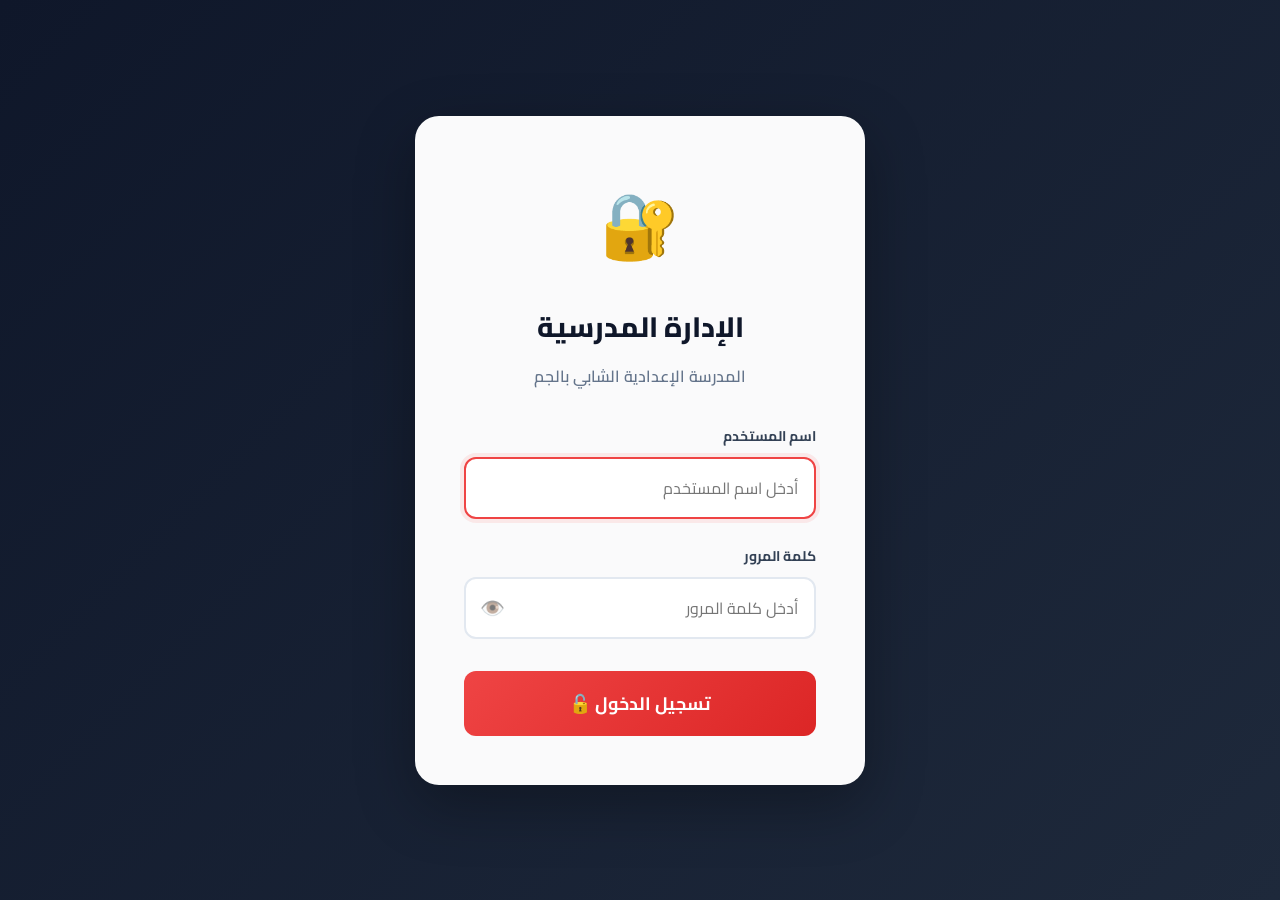
<file: add.html>
<!DOCTYPE html>
<html lang="ar" dir="rtl">

<head>
  <meta charset="UTF-8">
  <meta name="viewport" content="width=device-width, initial-scale=1.0">
  <title>إضافة إعلان جديد</title>
  <!-- Import Cairo Font -->
  <link rel="preconnect" href="https://fonts.googleapis.com">
  <link rel="preconnect" href="https://fonts.gstatic.com" crossorigin>
  <link href="https://fonts.googleapis.com/css2?family=Cairo:wght@400;600;700;800;900&display=swap" rel="stylesheet">
  <link rel="stylesheet" href="style.css">
  <script>
    // Check authentication
    if (sessionStorage.getItem('isLoggedIn') !== 'true') {
      window.location.href = 'login.html';
    }

    // Logout function
    function logout() {
      if (confirm('هل تريد حقاً تسجيل الخروج؟')) {
        sessionStorage.removeItem('isLoggedIn');
        sessionStorage.removeItem('loginTime');
        window.location.href = 'login.html';
      }
    }
  </script>
</head>

<body class="admin-body">
  <div class="admin-container">
    <div class="admin-header">
      <h1>➕ إعلان جديد</h1>
      <div style="display: flex; gap: 12px; flex-wrap: wrap;">
        <a href="index.html" class="btn-back">← الشاشة الرئيسية</a>
        <button onclick="logout()" class="btn-logout">🚪 خروج</button>
      </div>
    </div>

    <div class="form-container">
      <!-- TYPE SELECTOR -->
      <div class="type-selector">
        <h2>نوع الإعلان</h2>
        <div class="type-buttons">
          <button class="type-btn active" data-type="absent" onclick="selectType('absent')">
            <span class="type-icon">👨‍🏫</span>
            <span class="type-label">غياب أستاذ</span>
          </button>
          <button class="type-btn" data-type="devoir" onclick="selectType('devoir')">
            <span class="type-icon">📝</span>
            <span class="type-label">فرض / امتحان</span>
          </button>
          <button class="type-btn" data-type="exclusion" onclick="selectType('exclusion')">
            <span class="type-icon">⚠️</span>
            <span class="type-label">طرد تلميذ</span>
          </button>
          <button class="type-btn" data-type="other" onclick="selectType('other')">
            <span class="type-icon">📢</span>
            <span class="type-label">إعلان عام</span>
          </button>
          <button class="type-btn" data-type="flash" onclick="selectType('flash')">
            <span class="type-icon">⚡</span>
            <span class="type-label">ومضة (Flash)</span>
          </button>
          <button class="type-btn" data-type="config" onclick="selectType('config')"
            style="background: #e2e8f0; color: #475569;">
            <span class="type-icon">⚙️</span>
            <span class="type-label">إعدادات الأسبوع</span>
          </button>
        </div>
      </div>

      <!-- FORM FOR CONFIG WEEK (NEW) -->
      <form id="form-config" class="announcement-form">
        <h3>⚙️ إعدادات أسبوع الدراسة (Semaine A / B)</h3>

        <div class="info-box">
          حدد نوع الأسبوع الحالي (A أو B). سيقوم النظام بالتحديث تلقائياً كل أسبوع بناءً على هذا الإعداد.
        </div>

        <div class="form-group">
          <label>الأسبوع الحالي هو:</label>
          <div class="week-selector">
            <label class="radio-card">
              <input type="radio" name="current-week-type" value="A" checked>
              <div class="radio-content">
                <span class="radio-icon">🅰️</span>
                <span>أسبوع (أ) - Semaine A</span>
              </div>
            </label>
            <label class="radio-card">
              <input type="radio" name="current-week-type" value="B">
              <div class="radio-content">
                <span class="radio-icon">🅱️</span>
                <span>أسبوع (ب) - Semaine B</span>
              </div>
            </label>
          </div>
        </div>

        <button type="submit" class="btn-submit" style="background: #475569;">
          <span>💾</span> حفظ الإعدادات
        </button>
      </form>

      <!-- FORM FOR PROFESSEUR ABSENT -->
      <form id="form-absent" class="announcement-form active">
        <h3>تسجيل غياب مدرس</h3>

        <div class="form-group">
          <label for="absent-prof">اسم الأستاذ *</label>
          <input type="text" id="absent-prof" placeholder="مثال: الأستاذ محمد..." required>
        </div>

        <div class="form-group">
          <label for="absent-matiere">المادة *</label>
          <input type="text" id="absent-matiere" placeholder="مثال: الرياضيات" required>
        </div>

        <div class="form-row">
          <div class="form-group">
            <label for="absent-start">من تاريخ *</label>
            <input type="date" id="absent-start" required>
          </div>
          <div class="form-group">
            <label for="absent-end">إلى تاريخ *</label>
            <input type="date" id="absent-end" required>
          </div>
        </div>

        <div class="form-group">
          <label>المدة المحسوبة</label>
          <div class="calculated-period" id="calculated-period">
            اختر التواريخ لحساب المدة
          </div>
        </div>

        <div class="form-group">
          <label for="absent-classes">الأقسام المعنية *</label>
          <input type="text" id="absent-classes" placeholder="مثال: 7أ1, 8أ2..." required>
        </div>

        <div class="form-group">
          <label for="absent-notes">ملاحظات إضافية</label>
          <textarea id="absent-notes" rows="3" placeholder="أي معلومات إضافية للتلاميذ..."></textarea>
        </div>

        <button type="submit" class="btn-submit">
          <span>✓</span> نشر الإعلان
        </button>
      </form>

      <!-- FORM FOR FLASH INFO (NEW) -->
      <form id="form-flash" class="announcement-form">
        <h3>⚡ ومضة إخبارية عاجلة (Popup)</h3>

        <div class="info-box">
          سيظهر هذا الإعلان كنافذة منبثقة تغطي الشاشة لمدة محددة.
        </div>

        <!-- FLash TEMPLATES -->
        <div class="form-group"
          style="background: #f0fdf4; padding: 10px; border-radius: 8px; border: 1px dashed #22c55e;">
          <label for="flash-template" style="color: #15803d;">✨ نماذج جاهزة</label>
          <select id="flash-template" style="border-color: #86efac;">
            <option value="">-- اختر نموذجاً --</option>
            <option value="silence">🤫 صمت ! فروض</option>
            <option value="phones">📵 ممنوع الهاتف</option>
            <option value="meeting">meeting اجتماع طارئ</option>
            <option value="welcome">👋 ترحيب بالضيوف</option>
          </select>
        </div>

        <div class="form-group">
          <label for="flash-title">العنوان الرئيسي *</label>
          <input type="text" id="flash-title" placeholder="مثال: تغيير قاعة, تنبيه هام" required>
        </div>

        <div class="form-group">
          <label for="flash-message">الرسالة *</label>
          <textarea id="flash-message" rows="3" placeholder="اكتب الرسالة التي ستظهر بشكل كبير..." required
            style="font-size: 1.2rem;"></textarea>
        </div>

        <div class="form-row">
          <div class="form-group">
            <label for="flash-date">تاريخ الظهور *</label>
            <input type="date" id="flash-date" required>
          </div>
          <div class="form-group">
            <label for="flash-start">وقت البداية *</label>
            <input type="time" id="flash-start" required>
          </div>
        </div>

        <div class="form-group">
          <label for="flash-duration">مدة العرض (بالدقائق) *</label>
          <input type="number" id="flash-duration" min="1" max="60" value="5" required>
          <small style="color:#64748b">كم دقيقة سيبقى هذا الإعلان ظاهراً؟</small>
        </div>

        <button type="submit" class="btn-submit" style="background: linear-gradient(135deg, #f59e0b 0%, #d97706 100%);">
          <span>⚡</span> تفعيل الومضة
        </button>
      </form>

      <!-- FORM FOR DEVOIR -->
      <form id="form-devoir" class="announcement-form">
        <h3>موعد فرض أو امتحان</h3>

        <div class="form-group">
          <label for="devoir-type">النوع *</label>
          <select id="devoir-type" required>
            <option value="">اختر...</option>
            <option value="Contrôle">فرض مراقبة</option>
            <option value="Synthèse">فرض تأليفي</option>
            <option value="Examen">امتحان</option>
          </select>
        </div>

        <div class="form-group">
          <label for="devoir-matiere">المادة *</label>
          <input type="text" id="devoir-matiere" placeholder="مثال: العلوم الطبيعية" required>
        </div>

        <div class="form-group">
          <label for="devoir-class">القسم *</label>
          <input type="text" id="devoir-class" placeholder="مثال: 9 أساسي 3" required>
        </div>

        <div class="form-group">
          <label for="devoir-salle">القاعة *</label>
          <input type="text" id="devoir-salle" placeholder="مثال: قاعة 12" required>
        </div>

        <div class="form-group">
          <label for="devoir-date">التاريخ *</label>
          <input type="date" id="devoir-date" required>
        </div>

        <div class="form-row">
          <div class="form-group">
            <label for="devoir-start-time">من الساعة *</label>
            <input type="time" id="devoir-start-time" required>
          </div>
          <div class="form-group">
            <label for="devoir-end-time">إلى الساعة *</label>
            <input type="time" id="devoir-end-time" required>
          </div>
        </div>

        <div class="form-group">
          <label>المدة</label>
          <div class="calculated-period" id="calculated-duration">
            اختر التوقيت لحساب المدة
          </div>
        </div>

        <div class="form-group">
          <label for="devoir-notes">تعليمات خاصة</label>
          <textarea id="devoir-notes" rows="3" placeholder="مثال: إحضار الآلة الحاسبة..."></textarea>
        </div>

        <button type="submit" class="btn-submit">
          <span>✓</span> نشر الإعلان
        </button>
      </form>

      <!-- FORM FOR STUDENT EXCLUSION -->
      <form id="form-exclusion" class="announcement-form">
        <h3>طرد / إقصاء تلميذ</h3>

        <div class="form-group">
          <label for="exclusion-student">اسم التلميذ *</label>
          <input type="text" id="exclusion-student" placeholder="الاسم واللقب" required>
        </div>

        <div class="form-group">
          <label for="exclusion-class">القسم *</label>
          <input type="text" id="exclusion-class" placeholder="مثال: 8 أساسي 5" required>
        </div>

        <div class="form-group">
          <label for="exclusion-reason">سبب الطرد *</label>
          <textarea id="exclusion-reason" rows="3" placeholder="اكتب سبب الإقصاء..." required></textarea>
        </div>

        <div class="form-group">
          <label for="exclusion-type">نوع العقوبة *</label>
          <select id="exclusion-type" required onchange="toggleExclusionDates()">
            <option value="">اختر...</option>
            <option value="temporary">طرد مؤقت (بأيام)</option>
            <option value="permanent">طرد نهائي (رفت)</option>
          </select>
        </div>

        <div id="exclusion-dates" style="display: none;">
          <div class="form-row">
            <div class="form-group">
              <label for="exclusion-start">من تاريخ</label>
              <input type="date" id="exclusion-start">
            </div>
            <div class="form-group">
              <label for="exclusion-end">إلى تاريخ</label>
              <input type="date" id="exclusion-end">
            </div>
          </div>

          <div class="form-group">
            <label>المدة المحسوبة</label>
            <div class="calculated-period" id="calculated-exclusion-period">
              اختر التواريخ لحساب المدة
            </div>
          </div>
        </div>

        <div class="form-group">
          <label for="exclusion-notes">ملاحظات إدارية</label>
          <textarea id="exclusion-notes" rows="3" placeholder="معلومات للإدارة فقط..."></textarea>
        </div>

        <button type="submit" class="btn-submit">
          <span>✓</span> نشر الإعلان
        </button>
      </form>

      <!-- FORM FOR OTHER ANNOUNCEMENTS -->
      <form id="form-other" class="announcement-form">
        <h3>📢 إعلان عام / متنوع</h3>

        <!-- OTHER TEMPLATES -->
        <div class="form-group"
          style="background: #eff6ff; padding: 10px; border-radius: 8px; border: 1px dashed #3b82f6;">
          <label for="other-template" style="color: #1e40af;">✨ نماذج جاهزة</label>
          <select id="other-template" style="border-color: #93c5fd;">
            <option value="">-- اختر نموذجاً --</option>
            <option value="timing">⏰ تغيير توقيت</option>
            <option value="lost">🔑 ضياع شيء</option>
            <option value="parents">👨‍👩‍👧‍👦 اجتماع الأولياء</option>
            <option value="holiday">🏖️ عطلة مدرسية</option>
            <option value="exams">📝 مناظرة / امتحانات</option>
            <option value="congrats">🏆 تهنئة (تلميذ نجيب)</option>
            <option value="wisdom">💡 حكمة الأسبوع</option>
          </select>
        </div>

        <div class="form-group">
          <label for="other-title">عنوان الإعلان *</label>
          <input type="text" id="other-title" placeholder="مثال: اجتماع أولياء الأمور" required>
        </div>

        <div class="form-group">
          <label for="other-category">التصنيف *</label>
          <select id="other-category" required>
            <option value="">اختر...</option>
            <option value="info">معلومة</option>
            <option value="event">حدث / نشاط</option>
            <option value="urgent">عاجل</option>
            <option value="holiday">عطلة</option>
            <option value="activity">نشاط ثقافي</option>
            <option value="reminder">تذكير</option>
            <option value="director">من الإدارة</option>
          </select>
        </div>

        <div class="form-group">
          <label for="other-description">نص الإعلان *</label>
          <textarea id="other-description" rows="4" placeholder="اكتب تفاصيل الإعلان هنا..." required></textarea>
        </div>

        <div class="form-group">
          <label for="other-date">التاريخ (اختياري)</label>
          <input type="date" id="other-date">
        </div>

        <div class="form-group">
          <label for="other-time">التوقيت (اختياري)</label>
          <input type="time" id="other-time">
        </div>

        <div class="form-group">
          <label for="other-location">المكان (اختياري)</label>
          <input type="text" id="other-location" placeholder="مثال: الساحة الرئيسية">
        </div>

        <button type="submit" class="btn-submit">
          <span>✓</span> نشر الإعلان
        </button>
      </form>
    </div>

    <!-- MANAGE ANNOUNCEMENTS -->
    <div class="manage-section">
      <h2>📋 إدارة الإعلانات المنشورة</h2>
      <div id="manage-list" class="manage-list">
        <!-- Existing announcements will be listed here -->
      </div>
    </div>
  </div>

  <script src="storage.js"></script>
  <script src="form.js"></script>
</body>

</html>
</file>
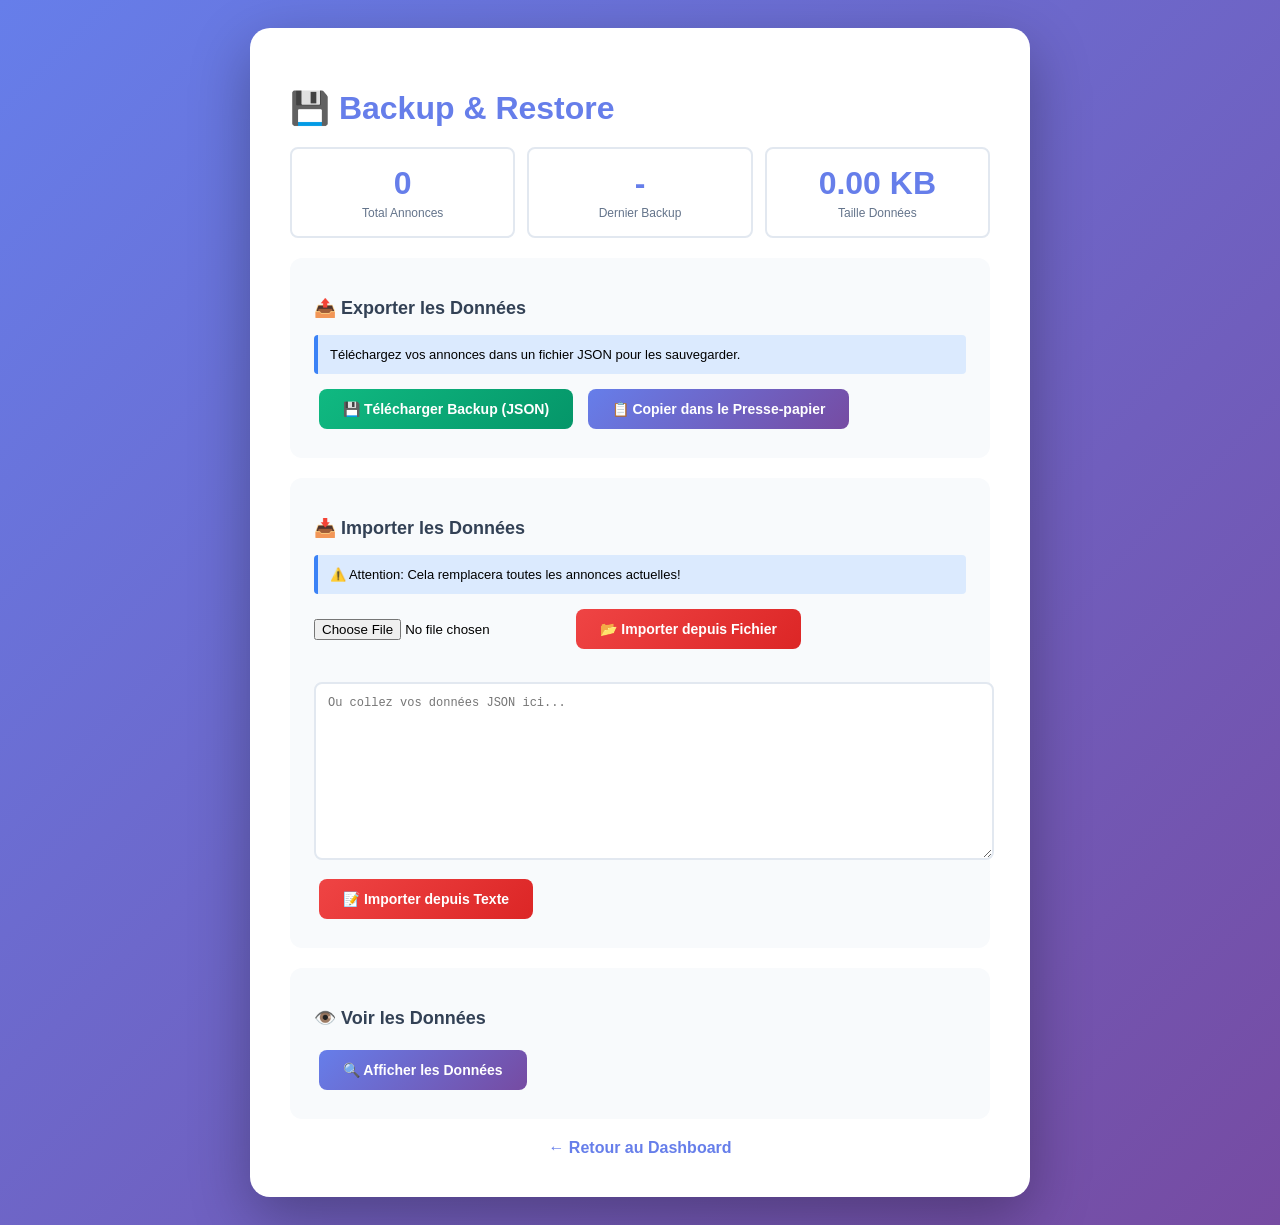
<file: backup.html>
<!DOCTYPE html>
<html lang="fr">
<head>
    <meta charset="UTF-8">
    <meta name="viewport" content="width=device-width, initial-scale=1.0">
    <title>Backup & Restore</title>
    <style>
        body {
            font-family: 'Segoe UI', Tahoma, Geneva, Verdana, sans-serif;
            background: linear-gradient(135deg, #667eea 0%, #764ba2 100%);
            min-height: 100vh;
            display: flex;
            justify-content: center;
            align-items: center;
            padding: 20px;
        }
        .container {
            background: white;
            padding: 40px;
            border-radius: 20px;
            box-shadow: 0 20px 60px rgba(0,0,0,0.3);
            max-width: 700px;
            width: 100%;
        }
        h1 {
            color: #667eea;
            margin-bottom: 20px;
        }
        .section {
            background: #f8fafc;
            padding: 24px;
            border-radius: 12px;
            margin: 20px 0;
        }
        h2 {
            color: #334155;
            font-size: 18px;
            margin-bottom: 16px;
        }
        button {
            background: linear-gradient(135deg, #667eea 0%, #764ba2 100%);
            color: white;
            border: none;
            padding: 12px 24px;
            font-size: 14px;
            font-weight: bold;
            border-radius: 8px;
            cursor: pointer;
            margin: 5px;
            transition: transform 0.2s;
        }
        button:hover {
            transform: translateY(-2px);
        }
        .success {
            background: linear-gradient(135deg, #10b981 0%, #059669 100%);
        }
        .danger {
            background: linear-gradient(135deg, #ef4444 0%, #dc2626 100%);
        }
        textarea {
            width: 100%;
            min-height: 150px;
            padding: 12px;
            border: 2px solid #e2e8f0;
            border-radius: 8px;
            font-family: 'Courier New', monospace;
            font-size: 12px;
            margin: 10px 0;
        }
        .info {
            background: #dbeafe;
            border-left: 4px solid #3b82f6;
            padding: 12px;
            margin: 10px 0;
            border-radius: 4px;
            font-size: 13px;
        }
        input[type="file"] {
            margin: 10px 0;
        }
        .stats {
            display: grid;
            grid-template-columns: repeat(3, 1fr);
            gap: 12px;
            margin: 20px 0;
        }
        .stat-card {
            background: white;
            padding: 16px;
            border-radius: 8px;
            text-align: center;
            border: 2px solid #e2e8f0;
        }
        .stat-number {
            font-size: 32px;
            font-weight: bold;
            color: #667eea;
        }
        .stat-label {
            font-size: 12px;
            color: #64748b;
            margin-top: 4px;
        }
    </style>
</head>
<body>
    <div class="container">
        <h1>💾 Backup & Restore</h1>
        
        <div class="stats">
            <div class="stat-card">
                <div class="stat-number" id="total-count">0</div>
                <div class="stat-label">Total Annonces</div>
            </div>
            <div class="stat-card">
                <div class="stat-number" id="last-backup">-</div>
                <div class="stat-label">Dernier Backup</div>
            </div>
            <div class="stat-card">
                <div class="stat-number" id="data-size">0 KB</div>
                <div class="stat-label">Taille Données</div>
            </div>
        </div>

        <!-- EXPORT -->
        <div class="section">
            <h2>📤 Exporter les Données</h2>
            <div class="info">
                Téléchargez vos annonces dans un fichier JSON pour les sauvegarder.
            </div>
            <button onclick="exportData()" class="success">
                💾 Télécharger Backup (JSON)
            </button>
            <button onclick="copyToClipboard()">
                📋 Copier dans le Presse-papier
            </button>
        </div>

        <!-- IMPORT -->
        <div class="section">
            <h2>📥 Importer les Données</h2>
            <div class="info">
                ⚠️ Attention: Cela remplacera toutes les annonces actuelles!
            </div>
            <input type="file" id="fileInput" accept=".json">
            <button onclick="importFromFile()" class="danger">
                📂 Importer depuis Fichier
            </button>
            <br><br>
            <textarea id="importData" placeholder="Ou collez vos données JSON ici..."></textarea>
            <button onclick="importFromText()" class="danger">
                📝 Importer depuis Texte
            </button>
        </div>

        <!-- VIEW DATA -->
        <div class="section">
            <h2>👁️ Voir les Données</h2>
            <button onclick="viewData()">🔍 Afficher les Données</button>
            <textarea id="dataView" readonly style="display:none;"></textarea>
        </div>

        <div style="text-align: center; margin-top: 20px;">
            <a href="add.html" style="color: #667eea; text-decoration: none; font-weight: 600;">← Retour au Dashboard</a>
        </div>
    </div>

    <script>
        // Update stats on load
        updateStats();

        function updateStats() {
            const announcements = JSON.parse(localStorage.getItem('announcements')) || [];
            const dataStr = JSON.stringify(announcements);
            const sizeKB = (new Blob([dataStr]).size / 1024).toFixed(2);
            
            document.getElementById('total-count').textContent = announcements.length;
            document.getElementById('data-size').textContent = sizeKB + ' KB';
            
            const lastBackup = localStorage.getItem('lastBackup');
            if (lastBackup) {
                const date = new Date(lastBackup);
                document.getElementById('last-backup').textContent = date.toLocaleDateString('fr-FR');
            }
        }

        function exportData() {
            const announcements = JSON.parse(localStorage.getItem('announcements')) || [];
            const dataStr = JSON.stringify(announcements, null, 2);
            const blob = new Blob([dataStr], { type: 'application/json' });
            const url = URL.createObjectURL(blob);
            const a = document.createElement('a');
            const date = new Date().toISOString().split('T')[0];
            a.href = url;
            a.download = `announcements-backup-${date}.json`;
            a.click();
            URL.revokeObjectURL(url);
            
            localStorage.setItem('lastBackup', new Date().toISOString());
            updateStats();
            alert('✅ Backup téléchargé avec succès!');
        }

        function copyToClipboard() {
            const announcements = JSON.parse(localStorage.getItem('announcements')) || [];
            const dataStr = JSON.stringify(announcements, null, 2);
            navigator.clipboard.writeText(dataStr).then(() => {
                alert('✅ Données copiées dans le presse-papier!');
            });
        }

        function importFromFile() {
            const fileInput = document.getElementById('fileInput');
            const file = fileInput.files[0];
            
            if (!file) {
                alert('⚠️ Veuillez sélectionner un fichier!');
                return;
            }

            if (!confirm('⚠️ ATTENTION: Cela remplacera toutes les annonces actuelles! Continuer?')) {
                return;
            }

            const reader = new FileReader();
            reader.onload = function(e) {
                try {
                    const data = JSON.parse(e.target.result);
                    localStorage.setItem('announcements', JSON.stringify(data));
                    updateStats();
                    alert(`✅ ${data.length} annonce(s) importée(s) avec succès!`);
                    window.location.reload();
                } catch (error) {
                    alert('❌ Erreur: Fichier JSON invalide!');
                }
            };
            reader.readAsText(file);
        }

        function importFromText() {
            const text = document.getElementById('importData').value.trim();
            
            if (!text) {
                alert('⚠️ Veuillez coller des données JSON!');
                return;
            }

            if (!confirm('⚠️ ATTENTION: Cela remplacera toutes les annonces actuelles! Continuer?')) {
                return;
            }

            try {
                const data = JSON.parse(text);
                localStorage.setItem('announcements', JSON.stringify(data));
                updateStats();
                alert(`✅ ${data.length} annonce(s) importée(s) avec succès!`);
                window.location.reload();
            } catch (error) {
                alert('❌ Erreur: JSON invalide!');
            }
        }

        function viewData() {
            const dataView = document.getElementById('dataView');
            const announcements = JSON.parse(localStorage.getItem('announcements')) || [];
            dataView.value = JSON.stringify(announcements, null, 2);
            dataView.style.display = dataView.style.display === 'none' ? 'block' : 'none';
        }
    </script>
</body>
</html>
</file>
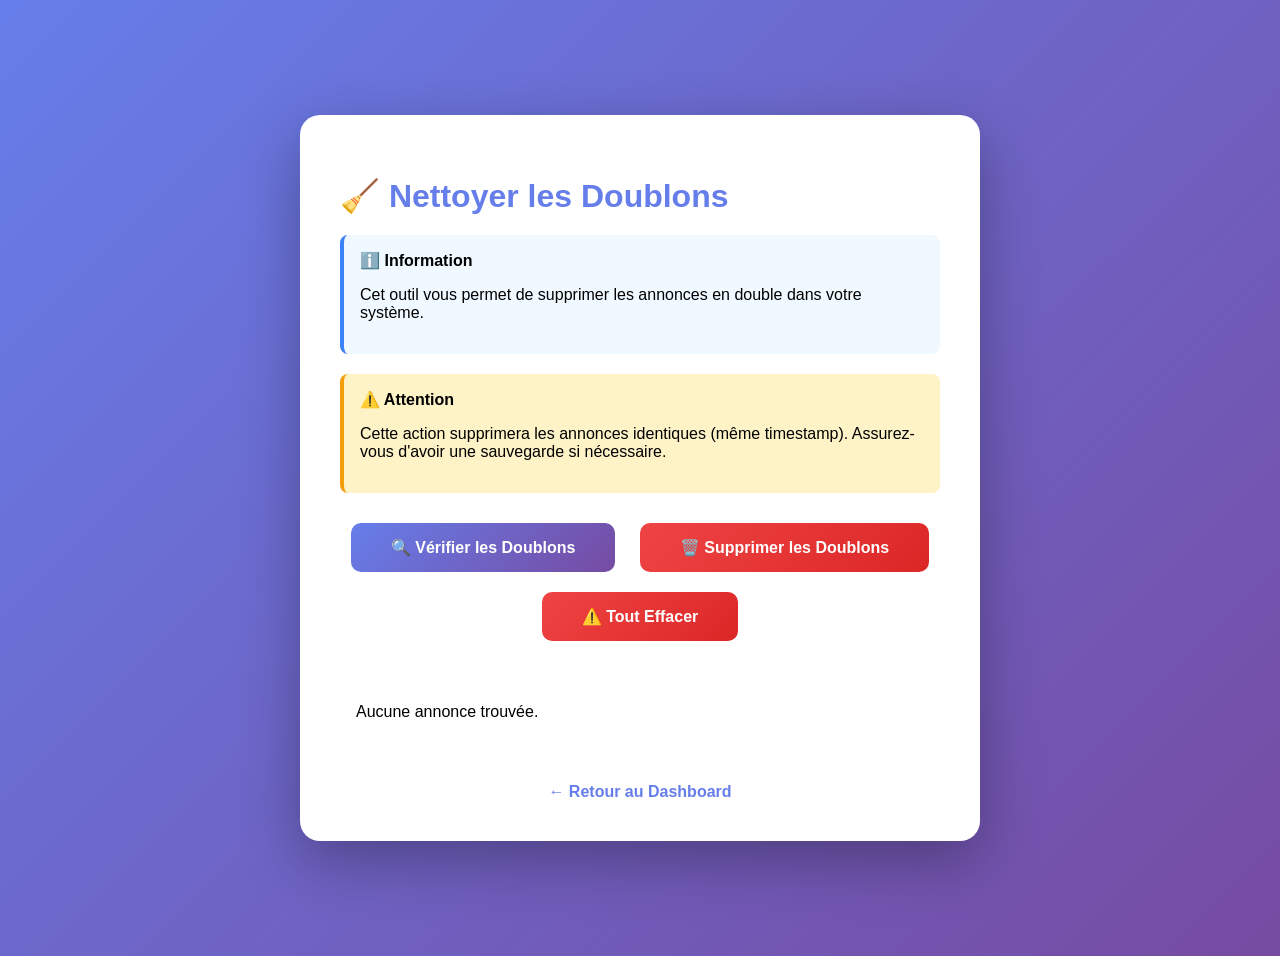
<file: cleanup.html>
<!DOCTYPE html>
<html lang="fr">

<head>
    <meta charset="UTF-8">
    <meta name="viewport" content="width=device-width, initial-scale=1.0">
    <title>Nettoyer les Doublons</title>
    <style>
        body {
            font-family: 'Segoe UI', Tahoma, Geneva, Verdana, sans-serif;
            background: linear-gradient(135deg, #667eea 0%, #764ba2 100%);
            min-height: 100vh;
            display: flex;
            justify-content: center;
            align-items: center;
            padding: 20px;
        }

        .container {
            background: white;
            padding: 40px;
            border-radius: 20px;
            box-shadow: 0 20px 60px rgba(0, 0, 0, 0.3);
            max-width: 600px;
            width: 100%;
        }

        h1 {
            color: #667eea;
            margin-bottom: 20px;
        }

        .info {
            background: #f0f9ff;
            border-left: 4px solid #3b82f6;
            padding: 16px;
            margin: 20px 0;
            border-radius: 8px;
        }

        .warning {
            background: #fef3c7;
            border-left: 4px solid #f59e0b;
            padding: 16px;
            margin: 20px 0;
            border-radius: 8px;
        }

        button {
            background: linear-gradient(135deg, #667eea 0%, #764ba2 100%);
            color: white;
            border: none;
            padding: 15px 40px;
            font-size: 16px;
            font-weight: bold;
            border-radius: 10px;
            cursor: pointer;
            margin: 10px;
            transition: transform 0.2s;
        }

        button:hover {
            transform: translateY(-2px);
        }

        .danger {
            background: linear-gradient(135deg, #ef4444 0%, #dc2626 100%);
        }

        #result {
            margin-top: 20px;
            padding: 16px;
            border-radius: 8px;
            display: none;
        }

        .success {
            background: #d1fae5;
            color: #065f46;
        }
    </style>
</head>

<body>
    <div class="container">
        <h1>🧹 Nettoyer les Doublons</h1>

        <div class="info">
            <strong>ℹ️ Information</strong>
            <p>Cet outil vous permet de supprimer les annonces en double dans votre système.</p>
        </div>

        <div class="warning">
            <strong>⚠️ Attention</strong>
            <p>Cette action supprimera les annonces identiques (même timestamp). Assurez-vous d'avoir une sauvegarde si
                nécessaire.</p>
        </div>

        <div style="text-align: center;">
            <button onclick="checkDuplicates()">🔍 Vérifier les Doublons</button>
            <button onclick="removeDuplicates()" class="danger">🗑️ Supprimer les Doublons</button>
            <button onclick="clearAll()" class="danger">⚠️ Tout Effacer</button>
        </div>

        <div id="result"></div>

        <div style="margin-top: 30px; text-align: center;">
            <a href="add.html" style="color: #667eea; text-decoration: none; font-weight: 600;">← Retour au
                Dashboard</a>
        </div>
    </div>

    <script>
        function checkDuplicates() {
            const announcements = JSON.parse(localStorage.getItem('announcements')) || [];
            const result = document.getElementById('result');

            if (announcements.length === 0) {
                result.innerHTML = '<p>Aucune annonce trouvée.</p>';
                result.style.display = 'block';
                result.className = '';
                return;
            }

            // Find duplicates based on timestamp
            const seen = new Set();
            const duplicates = [];

            announcements.forEach((ann, index) => {
                const key = ann.timestamp;
                if (seen.has(key)) {
                    duplicates.push(index);
                } else {
                    seen.add(key);
                }
            });

            if (duplicates.length === 0) {
                result.innerHTML = `
                    <p><strong>✅ Aucun doublon détecté!</strong></p>
                    <p>Total d'annonces: ${announcements.length}</p>
                `;
                result.className = 'success';
            } else {
                result.innerHTML = `
                    <p><strong>⚠️ ${duplicates.length} doublon(s) détecté(s)!</strong></p>
                    <p>Total d'annonces: ${announcements.length}</p>
                    <p>Annonces uniques: ${announcements.length - duplicates.length}</p>
                `;
                result.className = 'warning';
            }

            result.style.display = 'block';
        }

        function removeDuplicates() {
            if (!confirm('Êtes-vous sûr de vouloir supprimer les doublons?')) {
                return;
            }

            const announcements = JSON.parse(localStorage.getItem('announcements')) || [];
            const result = document.getElementById('result');

            if (announcements.length === 0) {
                alert('Aucune annonce à nettoyer.');
                return;
            }

            // Remove duplicates based on timestamp
            const seen = new Set();
            const unique = [];

            announcements.forEach(ann => {
                const key = ann.timestamp;
                if (!seen.has(key)) {
                    seen.add(key);
                    unique.push(ann);
                }
            });

            const removed = announcements.length - unique.length;

            localStorage.setItem('announcements', JSON.stringify(unique));

            result.innerHTML = `
                <p><strong>✅ Nettoyage terminé!</strong></p>
                <p>Doublons supprimés: ${removed}</p>
                <p>Annonces restantes: ${unique.length}</p>
            `;
            result.className = 'success';
            result.style.display = 'block';
        }

        function clearAll() {
            if (!confirm('⚠️ ATTENTION: Cela supprimera TOUTES les annonces! Êtes-vous sûr?')) {
                return;
            }

            if (!confirm('Dernière confirmation: Supprimer TOUTES les annonces?')) {
                return;
            }

            localStorage.removeItem('announcements');

            const result = document.getElementById('result');
            result.innerHTML = `
                <p><strong>✅ Toutes les annonces ont été supprimées!</strong></p>
            `;
            result.className = 'success';
            result.style.display = 'block';
        }

        // Auto-check on load
        window.onload = checkDuplicates;
    </script>
</body>

</html>
</file>
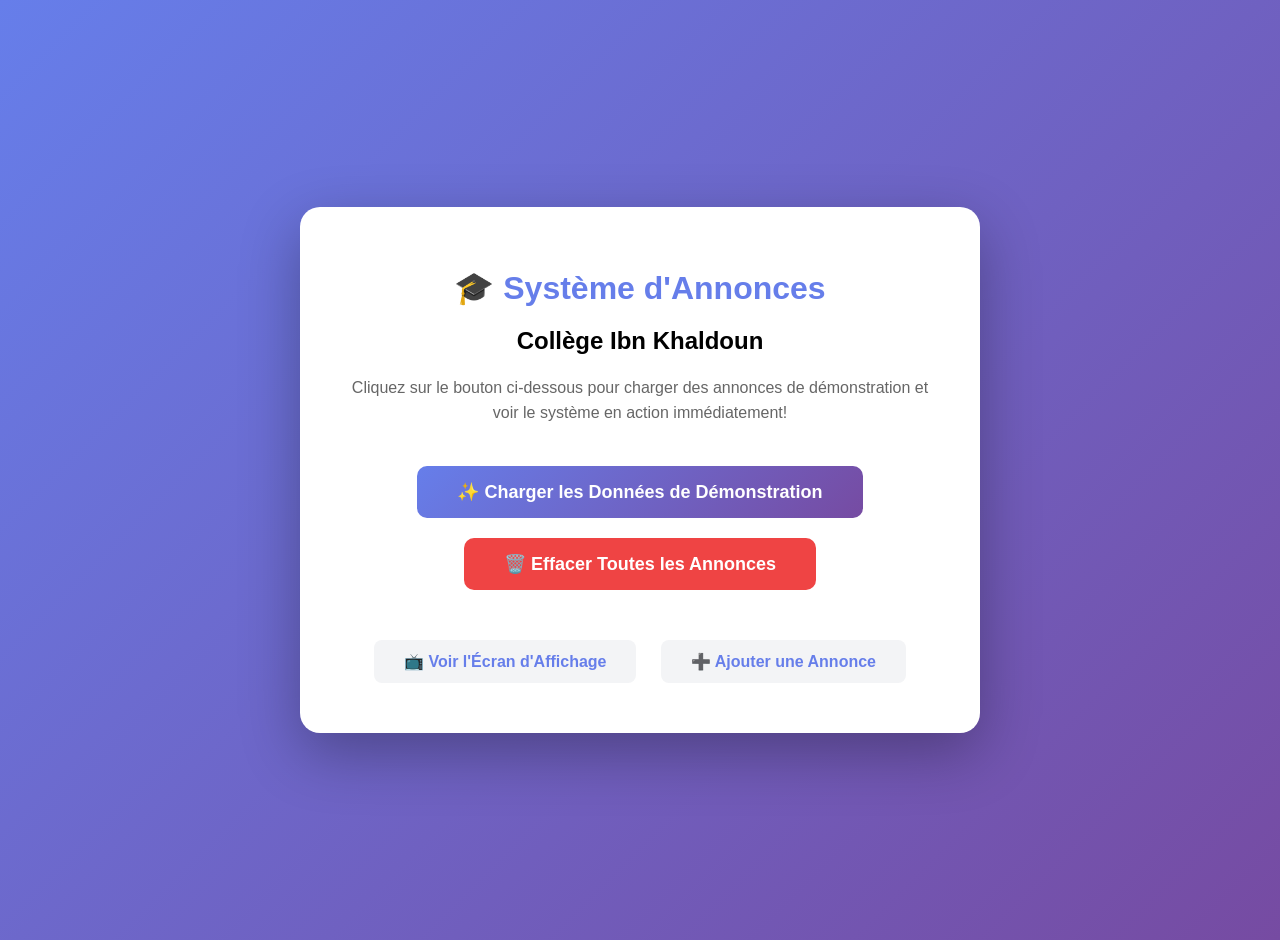
<file: demo.html>
<!DOCTYPE html>
<html lang="fr">

<head>
    <meta charset="UTF-8">
    <meta name="viewport" content="width=device-width, initial-scale=1.0">
    <title>Initialiser Données de Démonstration</title>
    <style>
        body {
            font-family: 'Segoe UI', Tahoma, Geneva, Verdana, sans-serif;
            background: linear-gradient(135deg, #667eea 0%, #764ba2 100%);
            display: flex;
            justify-content: center;
            align-items: center;
            min-height: 100vh;
            margin: 0;
            padding: 20px;
        }

        .container {
            background: white;
            padding: 40px;
            border-radius: 20px;
            box-shadow: 0 20px 60px rgba(0, 0, 0, 0.3);
            max-width: 600px;
            text-align: center;
        }

        h1 {
            color: #667eea;
            margin-bottom: 20px;
        }

        p {
            color: #666;
            line-height: 1.6;
            margin-bottom: 30px;
        }

        button {
            background: linear-gradient(135deg, #667eea 0%, #764ba2 100%);
            color: white;
            border: none;
            padding: 15px 40px;
            font-size: 18px;
            font-weight: bold;
            border-radius: 10px;
            cursor: pointer;
            margin: 10px;
            transition: transform 0.2s;
        }

        button:hover {
            transform: translateY(-2px);
            box-shadow: 0 10px 20px rgba(102, 126, 234, 0.3);
        }

        .success {
            background: #10b981;
            padding: 20px;
            border-radius: 10px;
            color: white;
            margin-top: 20px;
            display: none;
        }

        .links {
            margin-top: 30px;
        }

        .links a {
            display: inline-block;
            margin: 10px;
            padding: 12px 30px;
            background: #f3f4f6;
            color: #667eea;
            text-decoration: none;
            border-radius: 8px;
            font-weight: 600;
            transition: all 0.2s;
        }

        .links a:hover {
            background: #667eea;
            color: white;
        }
    </style>
</head>

<body>
    <div class="container">
        <h1>🎓 Système d'Annonces</h1>
        <h2>Collège Ibn Khaldoun</h2>

        <p>
            Cliquez sur le bouton ci-dessous pour charger des annonces de démonstration
            et voir le système en action immédiatement!
        </p>

        <button onclick="loadDemoData()">
            ✨ Charger les Données de Démonstration
        </button>

        <button onclick="clearData()" style="background: #ef4444;">
            🗑️ Effacer Toutes les Annonces
        </button>

        <div id="success" class="success">
            ✅ Données chargées avec succès! Vous pouvez maintenant voir les annonces.
        </div>

        <div class="links">
            <a href="index.html">📺 Voir l'Écran d'Affichage</a>
            <a href="add.html">➕ Ajouter une Annonce</a>
        </div>
    </div>

    <script>
        function loadDemoData() {
            const demoAnnouncements = [
                {
                    type: 'absent',
                    professeur: 'M. Alami',
                    matiere: 'Mathématiques',
                    startDate: '2025-12-22',
                    endDate: '2025-12-24',
                    period: 'Du 22 décembre au 24 décembre (3 jours)',
                    classes: '1ère A, 1ère B, 2ème C',
                    notes: 'Remplacé par Mme. Bennani',
                    timestamp: new Date().toISOString()
                },
                {
                    type: 'devoir',
                    devoirType: 'Examen',
                    matiere: 'Physique-Chimie',
                    class: '3ème A',
                    salle: 'B12',
                    date: '2025-12-23',
                    startTime: '08:00',
                    endTime: '10:00',
                    duration: '2h',
                    notes: 'Apporter calculatrice scientifique',
                    timestamp: new Date(Date.now() - 3600000).toISOString()
                },
                {
                    type: 'devoir',
                    devoirType: 'Contrôle',
                    matiere: 'Français',
                    class: '2ème B',
                    salle: 'A05',
                    date: '2025-12-23',
                    startTime: '10:30',
                    endTime: '11:30',
                    duration: '1h',
                    notes: '',
                    timestamp: new Date(Date.now() - 7200000).toISOString()
                },
                {
                    type: 'other',
                    title: 'Réunion Parents-Professeurs',
                    category: 'event',
                    description: 'Réunion trimestrielle pour discuter des résultats scolaires et du comportement des élèves. Présence obligatoire.',
                    date: '2025-12-25',
                    time: '14:00',
                    location: 'Amphithéâtre Principal',
                    timestamp: new Date(Date.now() - 10800000).toISOString()
                },
                {
                    type: 'other',
                    title: 'Vacances d\'Hiver',
                    category: 'holiday',
                    description: 'Les vacances d\'hiver débutent le vendredi 27 décembre. Reprise des cours le lundi 6 janvier 2026.',
                    date: '2025-12-27',
                    time: '',
                    location: '',
                    timestamp: new Date(Date.now() - 14400000).toISOString()
                },
                {
                    type: 'other',
                    title: 'Inscription Club Robotique',
                    category: 'activity',
                    description: 'Les inscriptions pour le club de robotique sont ouvertes. Places limitées à 20 élèves.',
                    date: '2025-12-23',
                    time: '12:00',
                    location: 'Salle Informatique',
                    timestamp: new Date(Date.now() - 18000000).toISOString()
                },
                {
                    type: 'absent',
                    professeur: 'Mme. Chakir',
                    matiere: 'Anglais',
                    startDate: '2025-12-23',
                    endDate: '2025-12-23',
                    period: 'Du 23 décembre au 23 décembre (1 jour)',
                    classes: 'Toutes les classes',
                    notes: 'Formation pédagogique',
                    timestamp: new Date(Date.now() - 21600000).toISOString()
                },
                {
                    type: 'other',
                    title: 'Rappel: Paiement Cantine',
                    category: 'reminder',
                    description: 'Dernier délai pour le paiement de la cantine du mois de janvier: 30 décembre 2025.',
                    date: '2025-12-30',
                    time: '',
                    location: 'Bureau de l\'intendance',
                    timestamp: new Date(Date.now() - 25200000).toISOString()
                }
            ];

            localStorage.setItem('announcements', JSON.stringify(demoAnnouncements));

            document.getElementById('success').style.display = 'block';

            setTimeout(() => {
                document.getElementById('success').style.display = 'none';
            }, 5000);
        }

        function clearData() {
            if (confirm('Êtes-vous sûr de vouloir effacer toutes les annonces?')) {
                localStorage.removeItem('announcements');
                alert('✅ Toutes les annonces ont été effacées');
            }
        }
    </script>
</body>

</html>
</file>
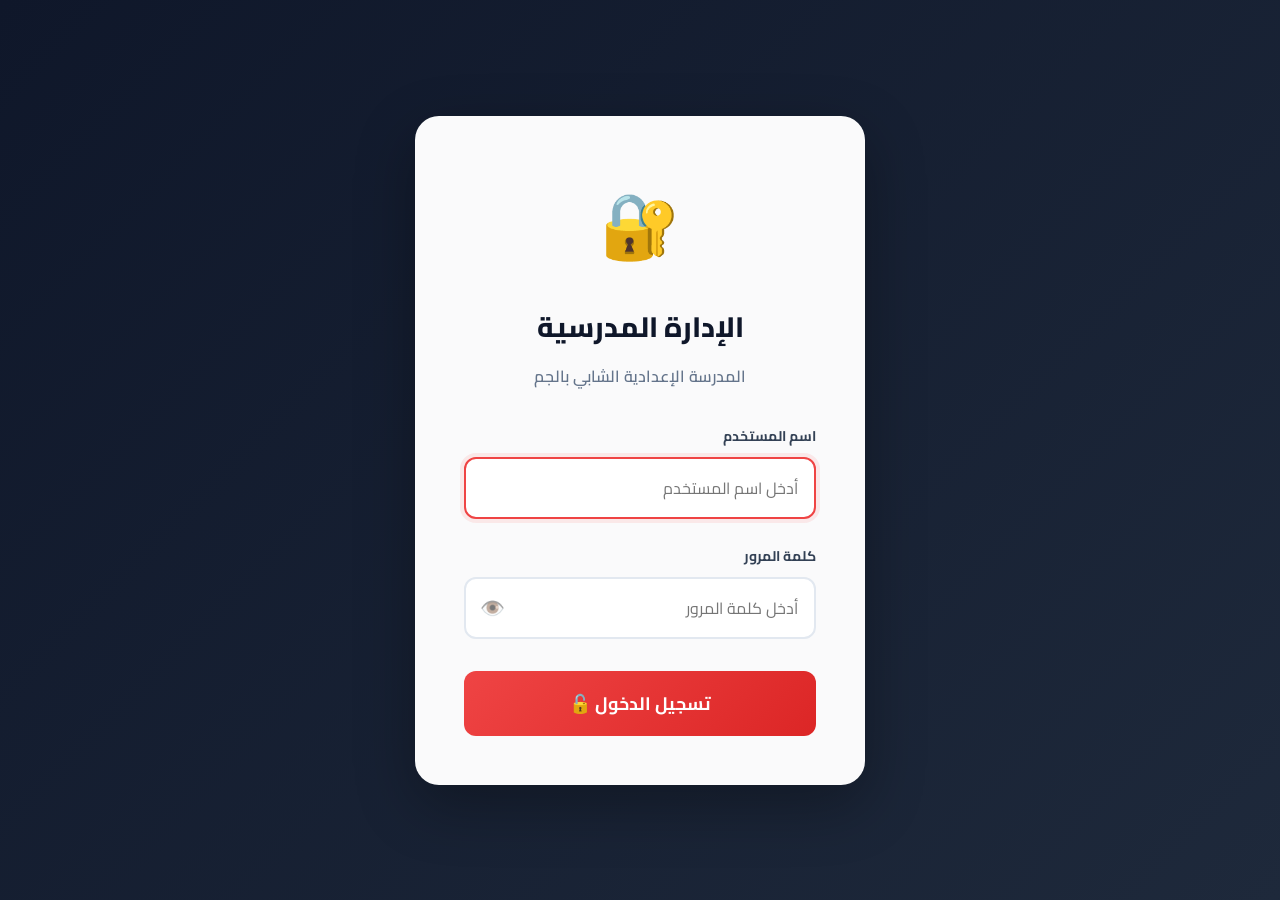
<file: login.html>
<!DOCTYPE html>
<html lang="ar" dir="rtl">

<head>
    <meta charset="UTF-8">
    <meta name="viewport" content="width=device-width, initial-scale=1.0">
    <title>تسجيل الدخول - الإدارة</title>
    <!-- Import Cairo Font for Arabic -->
    <link rel="preconnect" href="https://fonts.googleapis.com">
    <link rel="preconnect" href="https://fonts.gstatic.com" crossorigin>
    <link href="https://fonts.googleapis.com/css2?family=Cairo:wght@400;600;700;800;900&display=swap" rel="stylesheet">
    <style>
        * {
            margin: 0;
            padding: 0;
            box-sizing: border-box;
        }

        body {
            font-family: 'Cairo', system-ui, -apple-system, sans-serif;
            background: linear-gradient(135deg, #0f172a 0%, #1e293b 100%);
            /* Dark Blue Theme */
            min-height: 100vh;
            display: flex;
            justify-content: center;
            align-items: center;
            padding: 20px;
            direction: rtl;
        }

        .login-container {
            background: rgba(255, 255, 255, 0.98);
            backdrop-filter: blur(20px);
            border-radius: 24px;
            padding: 48px;
            box-shadow: 0 20px 60px rgba(0, 0, 0, 0.3);
            max-width: 450px;
            width: 100%;
            animation: slideIn 0.5s ease-out;
            border: 1px solid rgba(255, 255, 255, 0.1);
        }

        @keyframes slideIn {
            from {
                opacity: 0;
                transform: translateY(-30px);
            }

            to {
                opacity: 1;
                transform: translateY(0);
            }
        }

        .logo {
            text-align: center;
            margin-bottom: 32px;
        }

        .logo-icon {
            font-size: 64px;
            margin-bottom: 16px;
            display: inline-block;
        }

        h1 {
            font-size: 28px;
            font-weight: 800;
            color: #0f172a;
            text-align: center;
            margin-bottom: 8px;
        }

        .subtitle {
            text-align: center;
            color: #64748b;
            font-size: 16px;
            font-weight: 600;
            margin-bottom: 32px;
        }

        .form-group {
            margin-bottom: 24px;
            text-align: right;
        }

        label {
            display: block;
            font-size: 14px;
            font-weight: 700;
            color: #334155;
            margin-bottom: 8px;
        }

        input {
            width: 100%;
            padding: 14px 16px;
            border: 2px solid #e2e8f0;
            border-radius: 12px;
            font-size: 16px;
            font-family: inherit;
            transition: all 0.3s ease;
            text-align: right;
        }

        input:focus {
            outline: none;
            border-color: #ef4444;
            /* Red Accent */
            box-shadow: 0 0 0 4px rgba(239, 68, 68, 0.1);
        }

        .btn-login {
            width: 100%;
            padding: 16px;
            background: linear-gradient(135deg, #ef4444 0%, #dc2626 100%);
            color: white;
            border: none;
            border-radius: 12px;
            font-size: 18px;
            font-weight: 700;
            cursor: pointer;
            transition: all 0.3s ease;
            margin-top: 8px;
            font-family: 'Cairo', sans-serif;
        }

        .btn-login:hover {
            transform: translateY(-2px);
            box-shadow: 0 8px 24px rgba(239, 68, 68, 0.3);
        }

        .btn-login:active {
            transform: translateY(0);
        }

        .error-message {
            background: #fee2e2;
            color: #dc2626;
            padding: 12px 16px;
            border-radius: 8px;
            margin-bottom: 20px;
            font-size: 14px;
            font-weight: 600;
            display: none;
            animation: shake 0.5s;
            text-align: center;
        }

        @keyframes shake {

            0%,
            100% {
                transform: translateX(0);
            }

            25% {
                transform: translateX(-10px);
            }

            75% {
                transform: translateX(10px);
            }
        }

        .password-toggle {
            position: relative;
        }

        .toggle-btn {
            position: absolute;
            left: 16px;
            /* Left because RTL context puts input start at right */
            top: 50%;
            transform: translateY(-50%);
            background: none;
            border: none;
            cursor: pointer;
            font-size: 20px;
            opacity: 0.6;
            transition: opacity 0.3s;
        }

        .toggle-btn:hover {
            opacity: 1;
        }

        @media (max-width: 480px) {
            .login-container {
                padding: 32px 24px;
            }
        }
    </style>
</head>

<body>
    <div class="login-container">
        <div class="logo">
            <div class="logo-icon">🔐</div>
            <h1>الإدارة المدرسية</h1>
            <p class="subtitle">المدرسة الإعدادية الشابي بالجم</p>
        </div>

        <div id="error-message" class="error-message">
            ⚠️ اسم المستخدم أو كلمة المرور غير صحيحة
        </div>

        <form id="login-form">
            <div class="form-group">
                <label for="username">اسم المستخدم</label>
                <input type="text" id="username" placeholder="أدخل اسم المستخدم" required autocomplete="username">
            </div>

            <div class="form-group">
                <label for="password">كلمة المرور</label>
                <div class="password-toggle">
                    <input type="password" id="password" placeholder="أدخل كلمة المرور" required
                        autocomplete="current-password">
                    <button type="button" class="toggle-btn" onclick="togglePassword()">👁️</button>
                </div>
            </div>

            <button type="submit" class="btn-login">
                تسجيل الدخول 🔓
            </button>
        </form>
    </div>

    <script>
        // Default credentials (CHANGE THESE!)
        const CREDENTIALS = {
            username: 'admin',
            password: 'admin123'
        };

        // Check if already logged in
        if (sessionStorage.getItem('isLoggedIn') === 'true') {
            window.location.href = 'add.html';
        }

        document.getElementById('login-form').addEventListener('submit', function (e) {
            e.preventDefault();

            const username = document.getElementById('username').value;
            const password = document.getElementById('password').value;
            const errorMessage = document.getElementById('error-message');

            if (username === CREDENTIALS.username && password === CREDENTIALS.password) {
                // Login successful
                sessionStorage.setItem('isLoggedIn', 'true');
                sessionStorage.setItem('loginTime', new Date().toISOString());

                // Redirect to admin panel
                window.location.href = 'add.html';
            } else {
                // Login failed
                errorMessage.style.display = 'block';
                document.getElementById('password').value = '';
                document.getElementById('password').focus();

                setTimeout(() => {
                    errorMessage.style.display = 'none';
                }, 3000);
            }
        });

        function togglePassword() {
            const passwordInput = document.getElementById('password');
            const toggleBtn = document.querySelector('.toggle-btn');

            if (passwordInput.type === 'password') {
                passwordInput.type = 'text';
                toggleBtn.textContent = '🙈';
            } else {
                passwordInput.type = 'password';
                toggleBtn.textContent = '👁️';
            }
        }

        // Auto-focus username field
        document.getElementById('username').focus();
    </script>
</body>

</html>
</file>
<file: style.css>
:root {
    --bg-primary: #ffffff;
    /* Fond Blanc */
    --accent: #ef4444;
    /* Rouge Vif */
    --text-primary: #1e293b;
    /* Texte Foncé */
    --card-bg: #f1f5f9;
    /* Gris Clair/Moyen pour les cartes */
    --header-bg: #0f172a;
    /* Bleu Nuit pour le Header */
    --card-shadow: 0 4px 6px -1px rgba(0, 0, 0, 0.1), 0 2px 4px -1px rgba(0, 0, 0, 0.06);
}

body {
    font-family: 'Cairo', system-ui, -apple-system, sans-serif;
    /* Police Arabe */
    background: var(--bg-primary);
    color: var(--text-primary);
    min-height: 100vh;
    overflow-x: hidden;
    margin: 0;
    direction: rtl;
    /* DIRECTION DROITE -> GAUCHE */
}

/* HEADER - DARK THEME */
.header {
    background: var(--header-bg);
    padding: 15px 40px;
    display: flex;
    justify-content: space-between;
    align-items: center;
    border-bottom: 4px solid #3b82f6;
    /* Ligne BLEUE sous la navbar */
    box-shadow: 0 4px 15px rgba(0, 0, 0, 0.3);
    position: sticky;
    top: 0;
    z-index: 1000;
}

.logo-section {
    display: flex;
    align-items: center;
    gap: 20px;
}

.logo-icon {
    font-size: 2.5rem;
    background: white;
    width: 60px;
    height: 60px;
    display: flex;
    align-items: center;
    justify-content: center;
    border-radius: 12px;
    box-shadow: 0 0 10px rgba(255, 255, 255, 0.2);
    border: 2px solid white;
}

.header h1 {
    font-size: 1.8rem;
    font-weight: 800;
    margin: 0;
    color: white;
    letter-spacing: 0;
    /* Pas d'espacement en arabe */
}

.header p {
    font-size: 0.9rem;
    margin: 2px 0 0 0;
    opacity: 0.8;
    color: #cbd5e1;
    font-weight: 600;
}

.datetime {
    text-align: left;
    /* Inverse en RTL : Gauche = Fin de ligne */
}

#time {
    font-size: 3rem;
    font-weight: 700;
    line-height: 1;
    color: #ffffff;
    font-variant-numeric: tabular-nums;
    text-shadow: 0 2px 4px rgba(0, 0, 0, 0.5);
    direction: ltr;
    /* Garder l'heure en format latin pour les chiffres */
    display: inline-block;
}

#date {
    font-size: 1rem;
    color: #e2e8f0;
    margin-top: 4px;
    font-weight: 500;
}

/* MAIN CONTENT */
.main-content {
    padding: 30px 40px;
    max-width: 1600px;
    margin: 0 auto;
}

.section-title {
    font-size: 1.6rem;
    margin-bottom: 25px;
    display: flex;
    align-items: center;
    gap: 12px;
    color: #1e293b;
    font-weight: 700;
    border-bottom: 2px solid #e2e8f0;
    padding-bottom: 10px;
}

/* WEEK BANNER */
.week-banner {
    background: linear-gradient(135deg, #6366f1 0%, #4338ca 100%);
    /* Indigo Gradient */
    color: white;
    padding: 15px 25px;
    border-radius: 12px;
    margin-bottom: 25px;
    display: flex;
    align-items: center;
    gap: 15px;
    box-shadow: 0 4px 6px -1px rgba(99, 102, 241, 0.3);
    font-weight: 700;
    font-size: 1.2rem;
    border: 1px solid rgba(255, 255, 255, 0.1);
    animation: fadeIn 0.8s ease-out;
}

.week-icon {
    font-size: 1.5rem;
    background: rgba(255, 255, 255, 0.2);
    width: 40px;
    height: 40px;
    display: flex;
    align-items: center;
    justify-content: center;
    border-radius: 8px;
}

@keyframes fadeIn {
    from {
        opacity: 0;
        transform: translateY(-10px);
    }

    to {
        opacity: 1;
        transform: translateY(0);
    }
}

/* ANNOUNCEMENTS CONTAINER */
.announcements-grid {
    display: flex;
    flex-direction: column;
    gap: 16px;
}

/* ANNOUNCEMENT CARD - GREY BACKGROUND */
.announcement-card {
    background: var(--card-bg);
    border-radius: 12px;
    display: flex;
    flex-direction: row;
    align-items: stretch;
    padding: 0;
    min-height: 110px;
    box-shadow: 0 2px 4px rgba(0, 0, 0, 0.1);
    overflow: hidden;
    position: relative;
    opacity: 0;
    animation: slideIn 0.5s cubic-bezier(0.2, 0.8, 0.2, 1) forwards;
    border: 1px solid #cbd5e1;
    /* Bordure gris un peu plus foncé */
}

/* SIDEBAR COLOR (RTL: Toujours le premier enfant du flex, donc à droite) */
.card-header {
    width: 80px;
    background: var(--accent);
    flex-shrink: 0;
    display: flex;
    flex-direction: column;
    justify-content: center;
    align-items: center;
    color: white;
    padding: 10px;
}

.card-icon {
    font-size: 2.2rem;
    filter: drop-shadow(0 2px 3px rgba(0, 0, 0, 0.2));
}

.card-type {
    display: none;
}

/* CARD BODY */
.card-body {
    flex: 1;
    padding: 15px 25px;
    display: flex;
    flex-direction: column;
    justify-content: center;
    align-items: flex-start;
    gap: 8px;
    min-width: 0;
    text-align: right;
    /* Force RTL Text Align */
}

/* TITLE (Nom Prof) */
.card-title {
    font-size: 1.6rem;
    font-weight: 800;
    color: #0f172a;
    /* Noir bleuté */
    margin: 0;
    line-height: 1.2;
    width: 100%;
    white-space: nowrap;
    overflow: hidden;
    text-overflow: ellipsis;
}

/* CONTENT ROW */
.card-content {
    display: flex;
    align-items: center;
    flex-wrap: wrap;
    gap: 10px;
    width: 100%;
}

/* BADGES / DETAILS */
.card-detail {
    background: white;
    /* Badge Blanc sur fond gris */
    color: #475569;
    padding: 6px 14px;
    border-radius: 50px;
    font-size: 1rem;
    font-weight: 600;
    display: flex;
    align-items: center;
    gap: 8px;
    border: 1px solid #e2e8f0;
    white-space: nowrap;
    box-shadow: 0 1px 2px rgba(0, 0, 0, 0.05);
    /* Petite ombre pour ressortir */
}

/* Important Details Highlight */
.card-detail:first-child {
    background: white;
    color: #be123c;
    /* Texte Rouge */
    border-color: #fecdd3;
    /* Bordure rouge pâle */
}

/* Red variants applied to card-header automatically */
.announcement-card.absent .card-header {
    background: #dc2626;
}

.announcement-card.devoir .card-header {
    background: #b91c1c;
}

.announcement-card.exclusion .card-header {
    background: #991b1b;
}

.announcement-card.other .card-header {
    background: #ef4444;
}

.card-footer {
    display: none;
}

@keyframes slideIn {
    from {
        opacity: 0;
        transform: translateY(10px);
    }

    to {
        opacity: 1;
        transform: translateY(0);
    }
}

/* ======= ADMIN Styles ======= */
.admin-body {
    background: #f1f5f9;
    color: #1e293b;
}

.admin-container {
    max-width: 800px;
    margin: 0 auto;
    padding: 20px;
}

.admin-header {
    background: white;
    padding: 20px;
    border-radius: 12px;
    margin-bottom: 20px;
    display: flex;
    justify-content: space-between;
    align-items: center;
}

.admin-header h1 {
    font-size: 1.5rem;
    margin: 0;
}

.form-container {
    background: white;
    padding: 30px;
    border-radius: 12px;
    box-shadow: 0 4px 6px -1px rgba(0, 0, 0, 0.1);
}

.type-selector {
    margin-bottom: 30px;
}

.type-buttons {
    display: grid;
    grid-template-columns: repeat(auto-fit, minmax(140px, 1fr));
    gap: 10px;
    margin-top: 10px;
}

.type-btn {
    display: flex;
    flex-direction: column;
    align-items: center;
    gap: 8px;
    padding: 15px;
    border: 2px solid #e2e8f0;
    border-radius: 10px;
    background: white;
    cursor: pointer;
}

.type-btn.active {
    border-color: #3b82f6;
    background: #eff6ff;
    color: #1d4ed8;
}

.announcement-form {
    display: none;
}

.announcement-form.active {
    display: block;
    animation: fadeIn 0.3s ease-out;
}

.form-group {
    margin-bottom: 20px;
}

.form-row {
    display: flex;
    gap: 20px;
}

.form-row .form-group {
    flex: 1;
}

label {
    display: block;
    margin-bottom: 8px;
    font-weight: 600;
    color: #475569;
}

input,
select,
textarea {
    width: 100%;
    padding: 12px;
    border: 1px solid #cbd5e1;
    border-radius: 8px;
}

.btn-submit {
    width: 100%;
    padding: 15px;
    background: #3b82f6;
    color: white;
    border: none;
    border-radius: 8px;
    font-weight: 700;
    cursor: pointer;
}

@keyframes fadeIn {
    from {
        opacity: 0;
    }

    to {
        opacity: 1;
    }
}

.login-body {
    background: #0f172a;
    display: flex;
    align-items: center;
    justify-content: center;
    min-height: 100vh;
}

.login-card {
    background: white;
    padding: 40px;
    border-radius: 16px;
    width: 100%;
    max-width: 400px;
    text-align: center;
}

.manage-list {
    display: flex;
    flex-direction: column;
    gap: 15px;
}

.manage-item {
    background: white;
    padding: 15px;
    border-radius: 8px;
    border: 1px solid #e2e8f0;
    display: flex;
    justify-content: space-between;
    align-items: center;
}

.btn-edit,
.btn-delete {
    padding: 8px 12px;
    border-radius: 6px;
    border: none;
    cursor: pointer;
    font-weight: 600;
    margin-left: 5px;
}

.btn-edit {
    background: #e0f2fe;
    color: #0284c7;
}

.btn-delete {
    background: #fee2e2;
    color: #dc2626;
}

.manage-actions {
    display: flex;
}

/* FLASH OVERLAY (FULL SCREEN) */
.flash-overlay {
    position: fixed;
    top: 0;
    left: 0;
    width: 100%;
    height: 100%;
    background: linear-gradient(135deg, #1e40af 0%, #3b82f6 100%);
    /* Blue gradient background */
    display: none;
    /* Hidden by default */
    justify-content: center;
    align-items: center;
    z-index: 999;
    /* Below header (1000) to show navbar */
    opacity: 0;
    transition: opacity 0.5s ease;
}

.flash-overlay.active {
    display: flex;
    opacity: 1;
}

.flash-content {
    text-align: center;
    width: 100%;
    padding: 60px;
    transform: translateY(20px);
    transition: transform 0.5s cubic-bezier(0.34, 1.56, 0.64, 1);
}

.flash-overlay.active .flash-content {
    transform: translateY(0);
}

#flash-title-display {
    font-size: 8rem;
    color: #ef4444;
    /* Red text */
    margin: 0;
    font-weight: 900;
    line-height: 1.2;
    text-shadow: 0 4px 20px rgba(0, 0, 0, 0.3);
    letter-spacing: -2px;
}

@keyframes pulse {
    0% {
        transform: scale(1);
    }

    50% {
        transform: scale(1.1);
    }

    100% {
        transform: scale(1);
    }
}

/* WEEK SELECTOR (CONFIG) */
.week-selector {
    display: flex;
    gap: 15px;
    margin-top: 10px;
}

.radio-card {
    flex: 1;
    cursor: pointer;
    position: relative;
}

.radio-card input {
    position: absolute;
    opacity: 0;
}

.radio-content {
    background: white;
    border: 2px solid #e2e8f0;
    padding: 15px;
    border-radius: 12px;
    display: flex;
    align-items: center;
    gap: 10px;
    justify-content: center;
    transition: all 0.2s;
    font-weight: 600;
}

.radio-card input:checked+.radio-content {
    border-color: #3b82f6;
    background: #eff6ff;
    color: #1d4ed8;
    box-shadow: 0 4px 6px -1px rgba(59, 130, 246, 0.2);
}

.radio-icon {
    font-size: 1.5rem;
}
</file>
